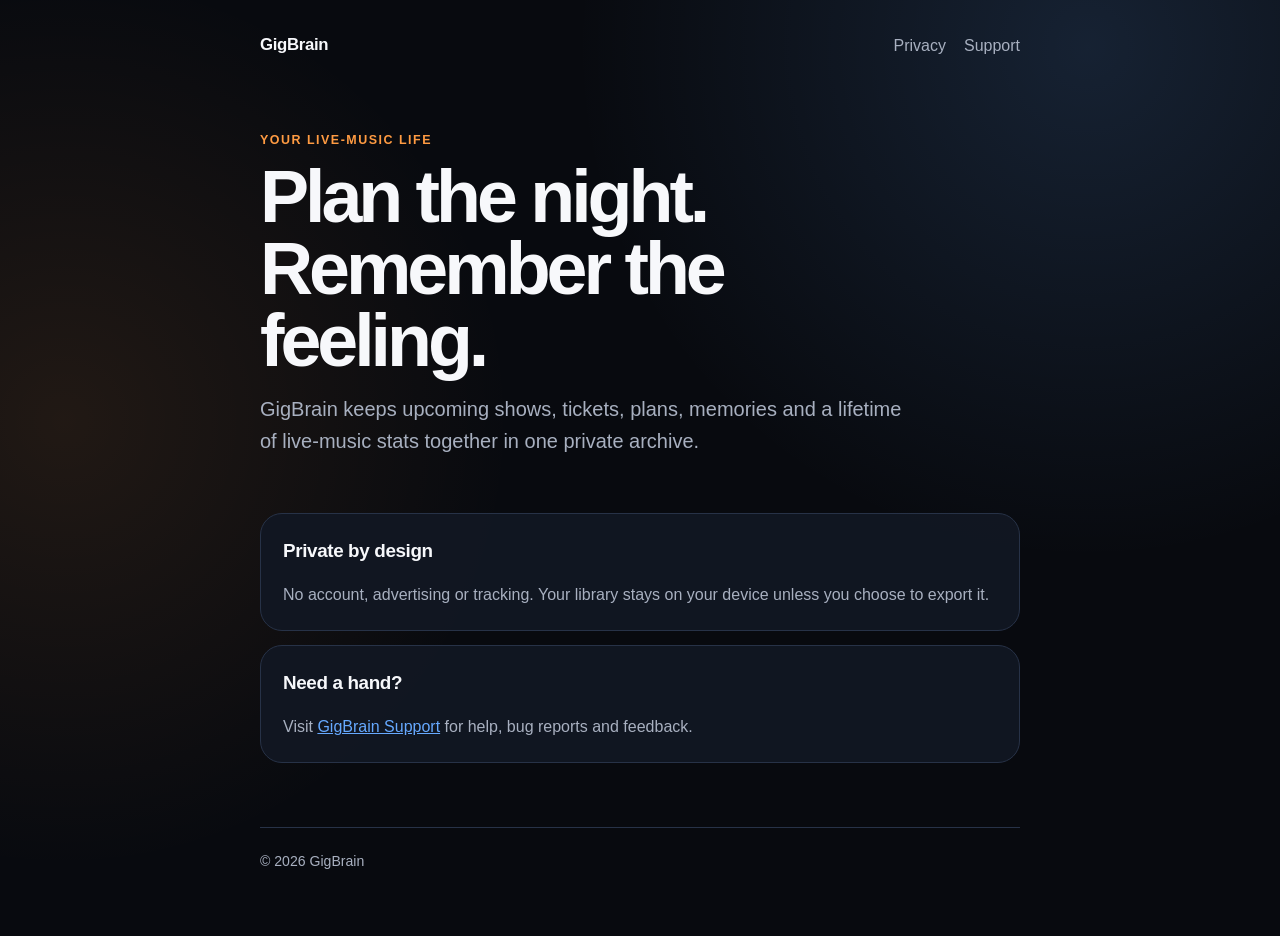
<file: index.html>
<!doctype html>
<html lang="en-GB">
<head>
  <meta charset="utf-8">
  <meta name="viewport" content="width=device-width, initial-scale=1">
  <meta name="description" content="GigBrain is your private, personal live-music archive.">
  <title>GigBrain</title>
  <link rel="stylesheet" href="styles.css">
</head>
<body>
  <main class="shell">
    <nav>
      <a class="brand" href="./">GigBrain</a>
      <div class="nav-links">
        <a href="privacy.html">Privacy</a>
        <a href="support.html">Support</a>
      </div>
    </nav>

    <div class="eyebrow">Your live-music life</div>
    <h1>Plan the night. Remember the feeling.</h1>
    <p class="lede">GigBrain keeps upcoming shows, tickets, plans, memories and a lifetime of live-music stats together in one private archive.</p>

    <div class="cards">
      <article class="card">
        <h2>Private by design</h2>
        <p>No account, advertising or tracking. Your library stays on your device unless you choose to export it.</p>
      </article>
      <article class="card">
        <h2>Need a hand?</h2>
        <p>Visit <a href="support.html">GigBrain Support</a> for help, bug reports and feedback.</p>
      </article>
    </div>

    <footer>© 2026 GigBrain</footer>
  </main>
</body>
</html>
</file>
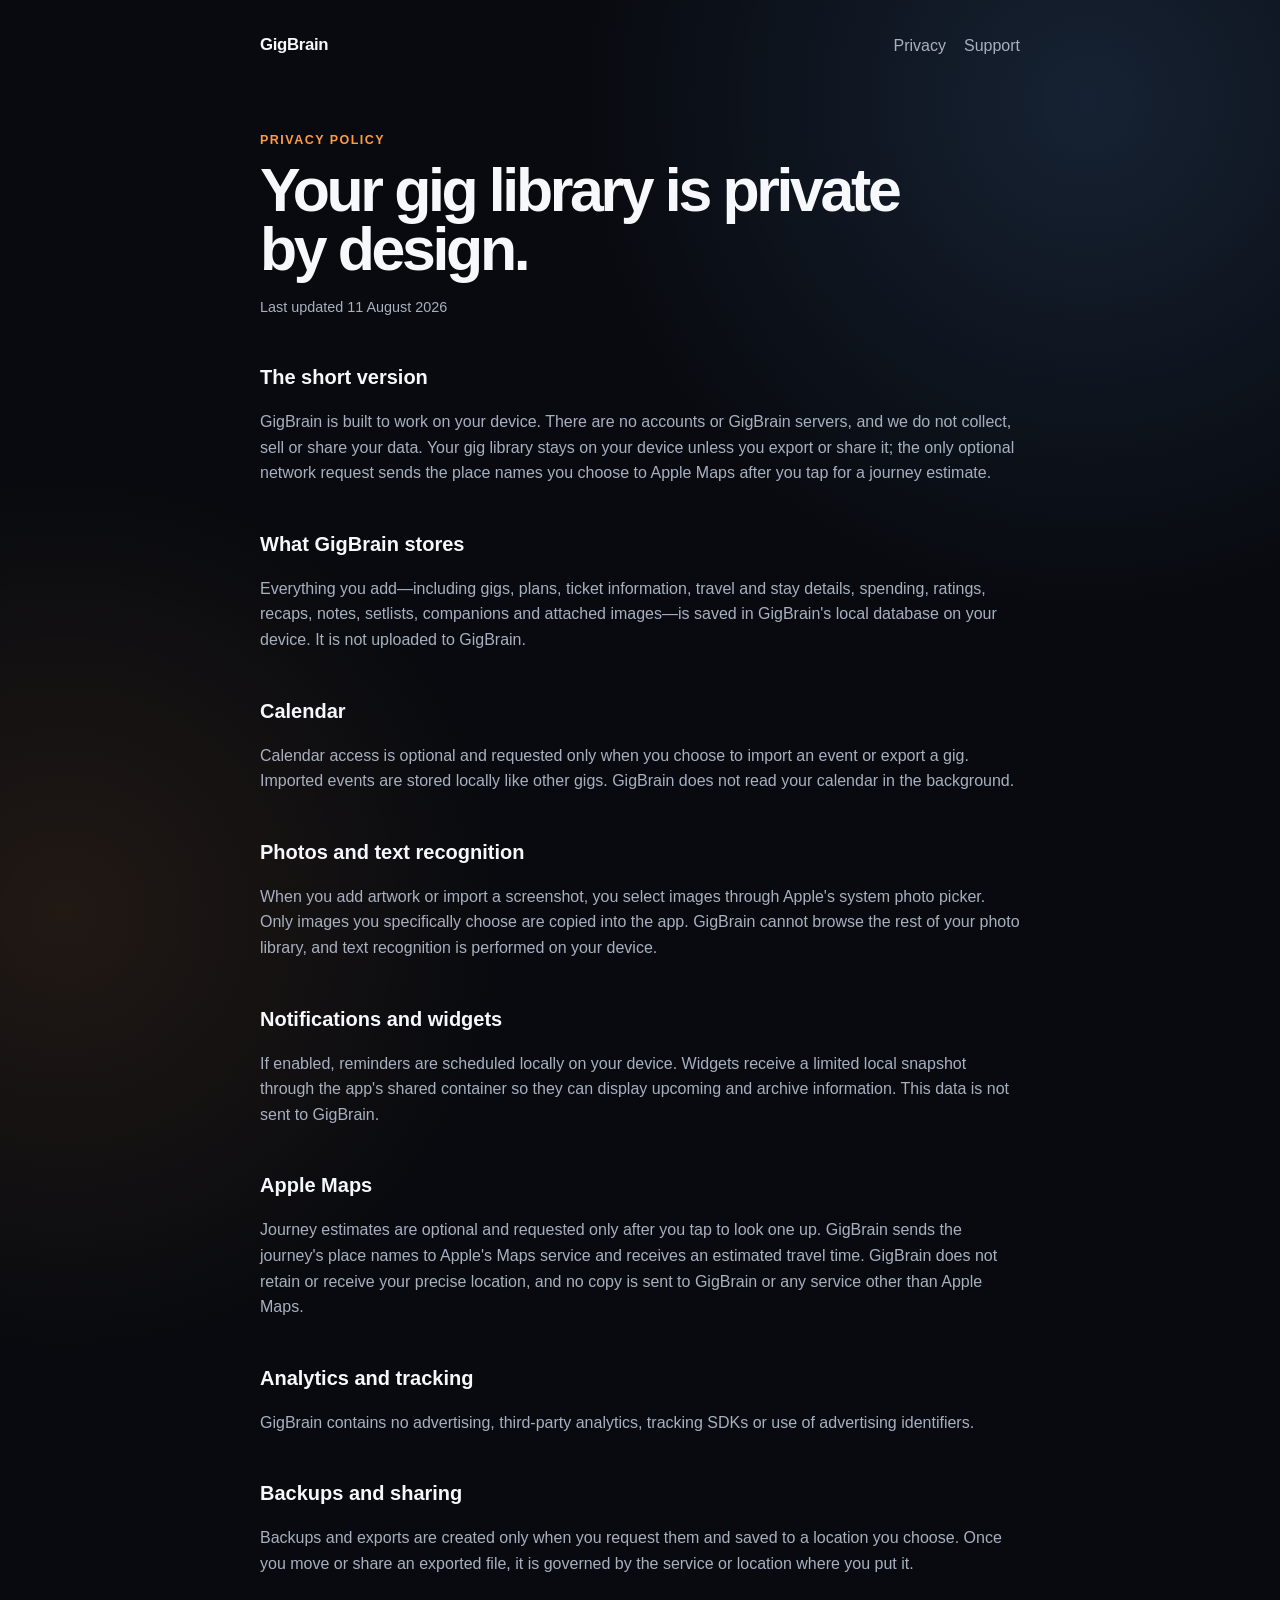
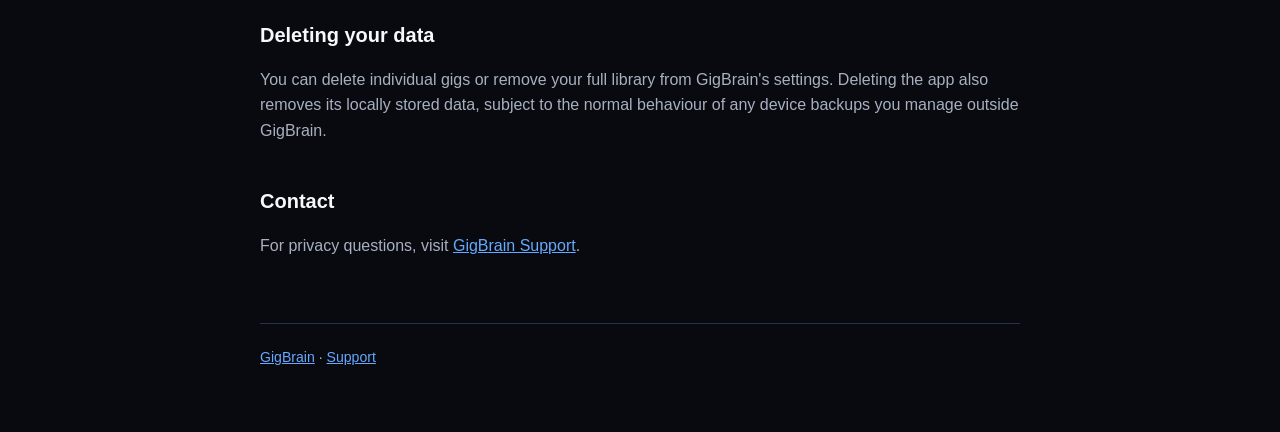
<file: privacy.html>
<!doctype html>
<html lang="en-GB">
<head>
  <meta charset="utf-8">
  <meta name="viewport" content="width=device-width, initial-scale=1">
  <meta name="description" content="GigBrain privacy policy.">
  <title>Privacy Policy · GigBrain</title>
  <link rel="stylesheet" href="styles.css">
</head>
<body>
  <main class="shell document">
    <nav>
      <a class="brand" href="./">GigBrain</a>
      <div class="nav-links">
        <a href="privacy.html">Privacy</a>
        <a href="support.html">Support</a>
      </div>
    </nav>

    <div class="eyebrow">Privacy policy</div>
    <h1>Your gig library is private by design.</h1>
    <p class="updated">Last updated 11 August 2026</p>

    <section>
      <h2>The short version</h2>
      <p>GigBrain is built to work on your device. There are no accounts or GigBrain servers, and we do not collect, sell or share your data. Your gig library stays on your device unless you export or share it; the only optional network request sends the place names you choose to Apple Maps after you tap for a journey estimate.</p>
    </section>

    <section>
      <h2>What GigBrain stores</h2>
      <p>Everything you add—including gigs, plans, ticket information, travel and stay details, spending, ratings, recaps, notes, setlists, companions and attached images—is saved in GigBrain's local database on your device. It is not uploaded to GigBrain.</p>
    </section>

    <section>
      <h2>Calendar</h2>
      <p>Calendar access is optional and requested only when you choose to import an event or export a gig. Imported events are stored locally like other gigs. GigBrain does not read your calendar in the background.</p>
    </section>

    <section>
      <h2>Photos and text recognition</h2>
      <p>When you add artwork or import a screenshot, you select images through Apple's system photo picker. Only images you specifically choose are copied into the app. GigBrain cannot browse the rest of your photo library, and text recognition is performed on your device.</p>
    </section>

    <section>
      <h2>Notifications and widgets</h2>
      <p>If enabled, reminders are scheduled locally on your device. Widgets receive a limited local snapshot through the app's shared container so they can display upcoming and archive information. This data is not sent to GigBrain.</p>
    </section>

    <section>
      <h2>Apple Maps</h2>
      <p>Journey estimates are optional and requested only after you tap to look one up. GigBrain sends the journey's place names to Apple's Maps service and receives an estimated travel time. GigBrain does not retain or receive your precise location, and no copy is sent to GigBrain or any service other than Apple Maps.</p>
    </section>

    <section>
      <h2>Analytics and tracking</h2>
      <p>GigBrain contains no advertising, third-party analytics, tracking SDKs or use of advertising identifiers.</p>
    </section>

    <section>
      <h2>Backups and sharing</h2>
      <p>Backups and exports are created only when you request them and saved to a location you choose. Once you move or share an exported file, it is governed by the service or location where you put it.</p>
    </section>

    <section>
      <h2>Deleting your data</h2>
      <p>You can delete individual gigs or remove your full library from GigBrain's settings. Deleting the app also removes its locally stored data, subject to the normal behaviour of any device backups you manage outside GigBrain.</p>
    </section>

    <section>
      <h2>Contact</h2>
      <p>For privacy questions, visit <a href="support.html">GigBrain Support</a>.</p>
    </section>

    <footer><a href="./">GigBrain</a> · <a href="support.html">Support</a></footer>
  </main>
</body>
</html>
</file>
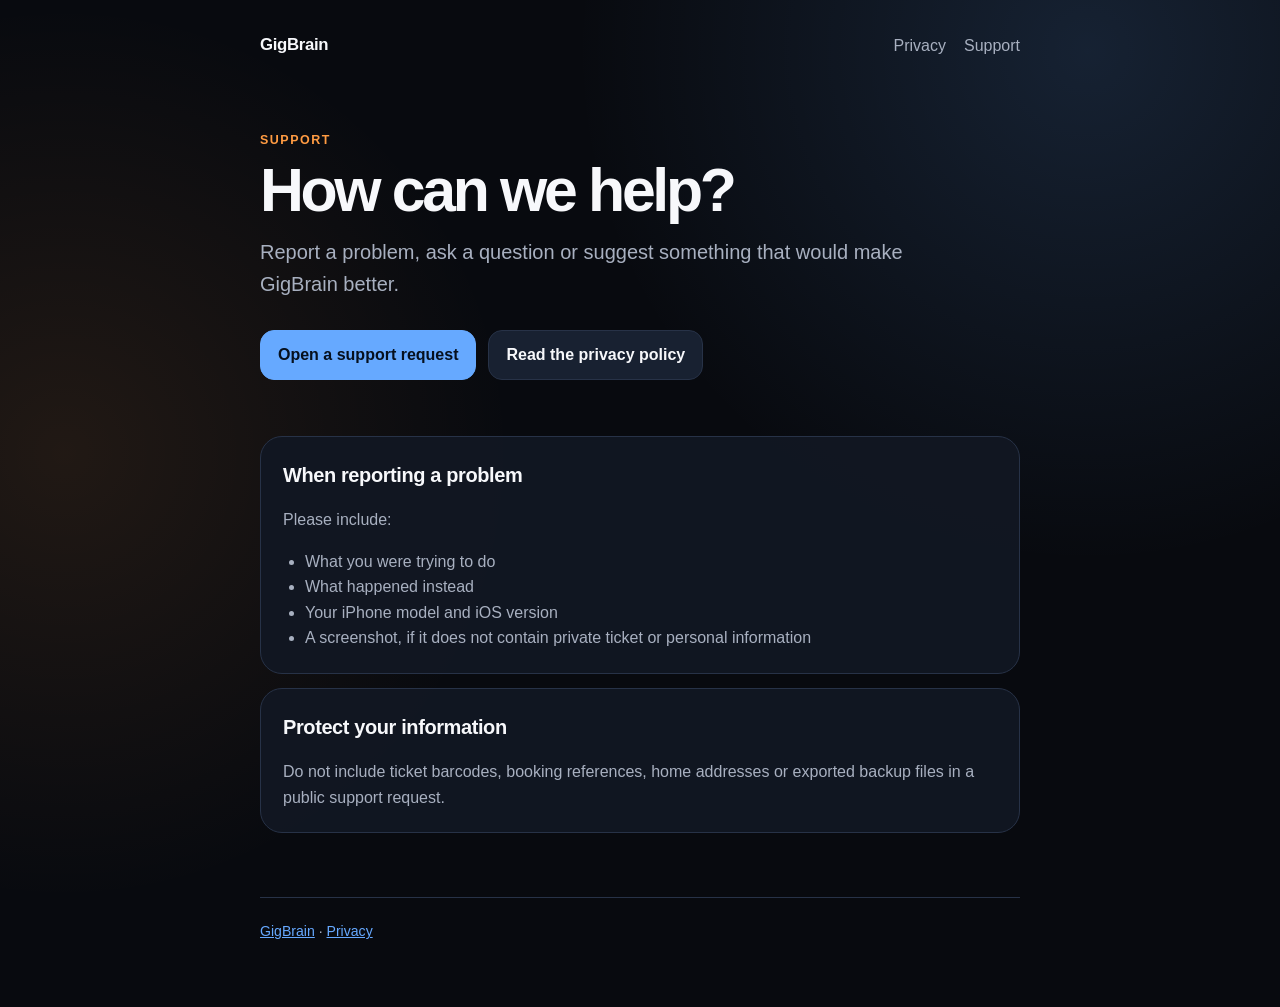
<file: support.html>
<!doctype html>
<html lang="en-GB">
<head>
  <meta charset="utf-8">
  <meta name="viewport" content="width=device-width, initial-scale=1">
  <meta name="description" content="Support and contact information for GigBrain.">
  <title>Support · GigBrain</title>
  <link rel="stylesheet" href="styles.css">
</head>
<body>
  <main class="shell document">
    <nav>
      <a class="brand" href="./">GigBrain</a>
      <div class="nav-links">
        <a href="privacy.html">Privacy</a>
        <a href="support.html">Support</a>
      </div>
    </nav>

    <div class="eyebrow">Support</div>
    <h1>How can we help?</h1>
    <p class="lede">Report a problem, ask a question or suggest something that would make GigBrain better.</p>

    <div class="actions">
      <a class="button primary" href="https://github.com/maxcrayon33/GigBrain-site/issues/new">Open a support request</a>
      <a class="button" href="privacy.html">Read the privacy policy</a>
    </div>

    <div class="cards">
      <article class="card">
        <h2>When reporting a problem</h2>
        <p>Please include:</p>
        <ul>
          <li>What you were trying to do</li>
          <li>What happened instead</li>
          <li>Your iPhone model and iOS version</li>
          <li>A screenshot, if it does not contain private ticket or personal information</li>
        </ul>
      </article>
      <article class="card">
        <h2>Protect your information</h2>
        <p>Do not include ticket barcodes, booking references, home addresses or exported backup files in a public support request.</p>
      </article>
    </div>

    <footer><a href="./">GigBrain</a> · <a href="privacy.html">Privacy</a></footer>
  </main>
</body>
</html>
</file>
<file: styles.css>
:root {
  color-scheme: light dark;
  --background: #080a0f;
  --surface: #121722;
  --surface-soft: #182131;
  --text: #f7f8fb;
  --muted: #a8b0c0;
  --border: #273247;
  --accent: #66a9ff;
  --orange: #ff9b42;
  font-family: -apple-system, BlinkMacSystemFont, "SF Pro Display", "Segoe UI", sans-serif;
}

* { box-sizing: border-box; }

body {
  margin: 0;
  background:
    radial-gradient(circle at 85% 5%, rgba(102, 169, 255, 0.15), transparent 32rem),
    radial-gradient(circle at 5% 45%, rgba(255, 155, 66, 0.10), transparent 28rem),
    var(--background);
  color: var(--text);
  line-height: 1.6;
}

a { color: var(--accent); }

.shell {
  width: min(760px, calc(100% - 32px));
  margin: 0 auto;
  padding: 32px 0 64px;
}

nav {
  display: flex;
  align-items: center;
  justify-content: space-between;
  gap: 20px;
  margin-bottom: 72px;
}

.brand {
  color: var(--text);
  font-size: 1.05rem;
  font-weight: 750;
  letter-spacing: -0.02em;
  text-decoration: none;
}

.nav-links { display: flex; gap: 18px; }
.nav-links a { color: var(--muted); text-decoration: none; }
.nav-links a:hover { color: var(--text); }

.eyebrow {
  color: var(--orange);
  font-size: 0.78rem;
  font-weight: 750;
  letter-spacing: 0.12em;
  text-transform: uppercase;
}

h1 {
  max-width: 680px;
  margin: 10px 0 16px;
  font-size: clamp(2.5rem, 8vw, 4.6rem);
  line-height: 0.98;
  letter-spacing: -0.055em;
}

.lede {
  max-width: 650px;
  margin: 0;
  color: var(--muted);
  font-size: clamp(1.05rem, 3vw, 1.25rem);
}

.actions { display: flex; flex-wrap: wrap; gap: 12px; margin-top: 30px; }
.button {
  display: inline-block;
  padding: 11px 17px;
  border: 1px solid var(--border);
  border-radius: 14px;
  background: var(--surface-soft);
  color: var(--text);
  font-weight: 650;
  text-decoration: none;
}
.button.primary { background: var(--accent); border-color: var(--accent); color: #06101e; }

.cards { display: grid; gap: 14px; margin-top: 56px; }
.card {
  padding: 22px;
  border: 1px solid var(--border);
  border-radius: 22px;
  background: color-mix(in srgb, var(--surface) 94%, transparent);
}
.card h2 { margin: 0 0 7px; font-size: 1.18rem; letter-spacing: -0.02em; }
.card p, .card li { color: var(--muted); }
.card p:last-child { margin-bottom: 0; }
.card ul { margin-bottom: 0; padding-left: 22px; }

.document h1 { font-size: clamp(2.4rem, 7vw, 3.8rem); }
.document > section { margin-top: 42px; }
.document h2 { margin-bottom: 8px; font-size: 1.25rem; }
.document p, .document li { color: var(--muted); }
.updated { color: var(--muted); font-size: 0.9rem; }

footer {
  margin-top: 64px;
  padding-top: 22px;
  border-top: 1px solid var(--border);
  color: var(--muted);
  font-size: 0.88rem;
}

@media (max-width: 520px) {
  nav { align-items: flex-start; margin-bottom: 52px; }
  .nav-links { flex-direction: column; gap: 5px; text-align: right; }
}
</file>
